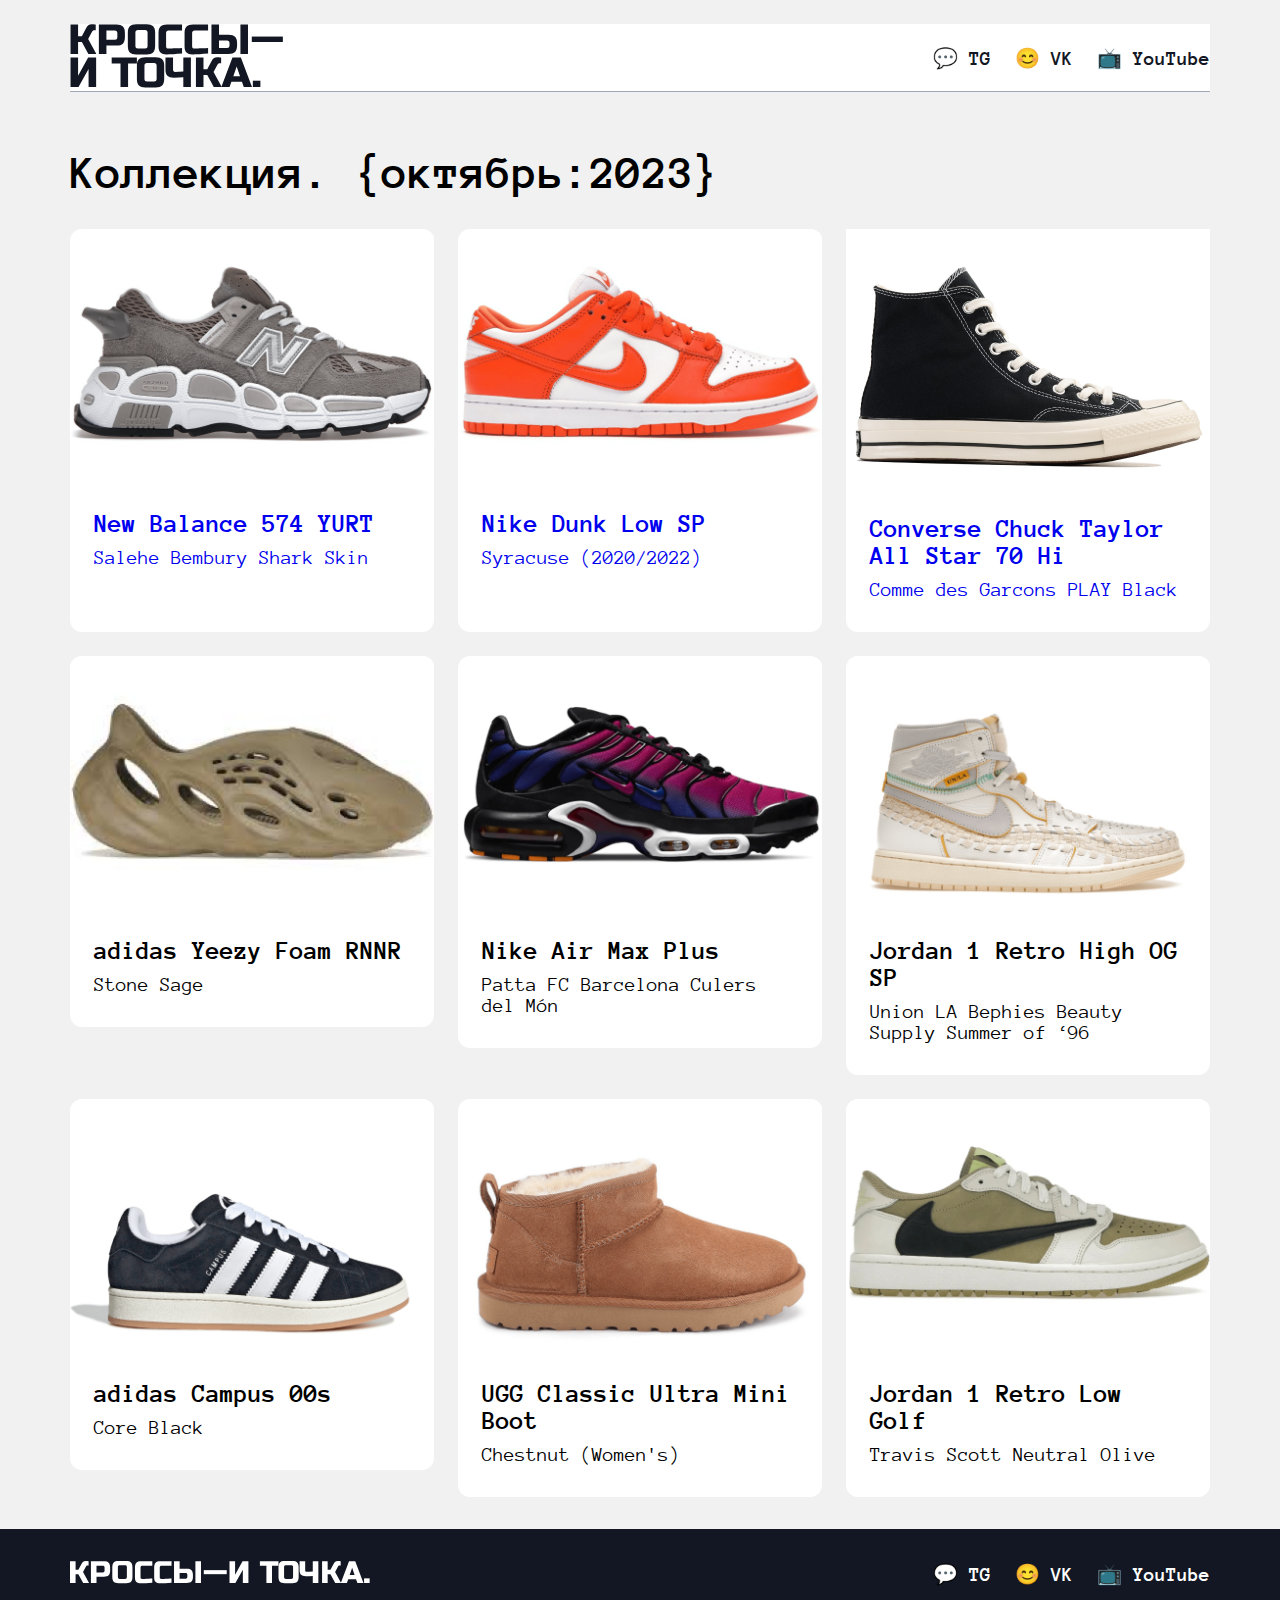
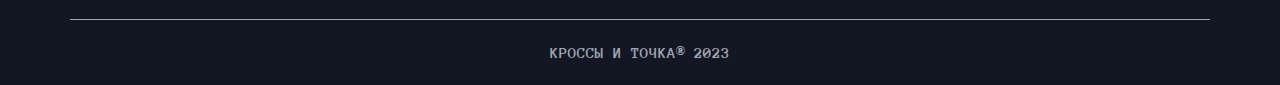
<file: index.html>
<!DOCTYPE html>
<html lang="en">

<head>
  <meta charset="UTF-8" />
  <meta name="viewport" content="width=device-width, initial-scale=1.0" />
  <title>Кроссы и точка</title>
  <link href="./style.css" rel="stylesheet" />
</head>

<body>
  <main>
    <header class="header-container">

      <a href="/" class="logo-link">
        <img alt="Кроссы и точка" src="./images/logo.svg" />
      </a>
      <nav>
        <ul class="nav-list">
          <li class="nav-item">
            <a href="/" class="nav-link">💬 TG</a>
          </li>
          <li class="nav-item">
            <a href="/" class="nav-link">😊 VK</a>
          </li>
          <li class="nav-item">
            <a href="/" class="nav-link">📺 YouTube</a>
          </li>
        </ul>
      </nav>

    </header>

    <div class="content">
      <h1>Коллекция. {октябрь:2023}</h1>
      <div class="sneakers">
        <a href="./sneaker1.html">
          <div class="sneaker">

            <img alt="New Balance 574 YURT" src="./images/6.png" class="sneaker-image" />
            <div class="sneaker-info">
              <h3>New Balance 574 YURT</h3>
              <p>Salehe Bembury Shark Skin</p>
            </div>

          </div>
        </a>
        <a href="./sneaker2.html">
          <div class="sneaker">
            <img alt="Nike Dunk Low SP" src="./images/7.png" class="sneaker-image" />
            <div class="sneaker-info">
              <h3>Nike Dunk Low SP</h3>
              <p>Syracuse (2020/2022)</p>
            </div>
          </div>
        </a>
        <a href="./sneaker3.html">
          <div class="sneaker">
            <img alt="Converse Chuck Taylor All Star 70 Hi" src="./images/4.png" class="sneaker-image" />
            <div class="sneaker-info">
              <h3>Converse Chuck Taylor All Star 70 Hi</h3>
              <p>Comme des Garcons PLAY Black</p>
            </div>
          </div>
        </a>
        <div class="sneaker">
          <img alt="adidas Yeezy Foam RNNR" src="./images/9.png" class="sneaker-image" />
          <div class="sneaker-info">
            <h3>adidas Yeezy Foam RNNR</h3>
            <p>Stone Sage</p>
          </div>
        </div>
        <div class="sneaker">
          <img alt="Nike Air Max Plus" src="./images/1.png" class="sneaker-image" />
          <div class="sneaker-info">
            <h3>Nike Air Max Plus</h3>
            <p>Patta FC Barcelona Culers del Món</p>
          </div>
        </div>
        <div class="sneaker">
          <img alt="Jordan 1 Retro High OG SP" src="./images/2.png" class="sneaker-image" />
          <div class="sneaker-info">
            <h3>Jordan 1 Retro High OG SP</h3>
            <p>Union LA Bephies Beauty Supply Summer of ‘96</p>
          </div>
        </div>
        <div class="sneaker">
          <img alt="adidas Campus 00s" src="./images/3.png" class="sneaker-image" />
          <div class="sneaker-info">
            <h3>adidas Campus 00s</h3>
            <p>Core Black</p>
          </div>
        </div>

        <div class="sneaker">
          <img alt="UGG Classic Ultra Mini Boot" src="./images/5.png" class="sneaker-image" />
          <div class="sneaker-info">
            <h3>UGG Classic Ultra Mini Boot</h3>
            <p>Chestnut (Women's)</p>
          </div>
        </div>

        <div class="sneaker">
          <img alt="Jordan 1 Retro Low Golf" src="./images/8.png" class="sneaker-image" />
          <div class="sneaker-info">
            <h3>Jordan 1 Retro Low Golf</h3>
            <p>Travis Scott Neutral Olive</p>
          </div>
        </div>
      </div>

    </div>
    </div>

    <footer>
      <div class="footer-content">
        <a class="footer__logo-link" href="/">
          <img alt="Кроссы и точка" src="./images/logo_footer.svg" class="footer__logo-image" />
        </a>
        <nav>
          <ul class="nav-list">
            <li class="nav-item">
              <a href="/" class="nav-link">💬 TG</a>
            </li>
            <li class="nav-item">
              <a href="/" class="nav-link">😊 VK</a>
            </li>
            <li class="nav-item">
              <a href="/" class="nav-link">📺 YouTube</a>
            </li>
          </ul>
        </nav>
      </div>
      <div class="copyright">
        <p class="copyright-text">КРОССЫ И ТОЧКА® 2023</p>
      </div>
    </footer>
  </main>
</body>

</html>
</file>
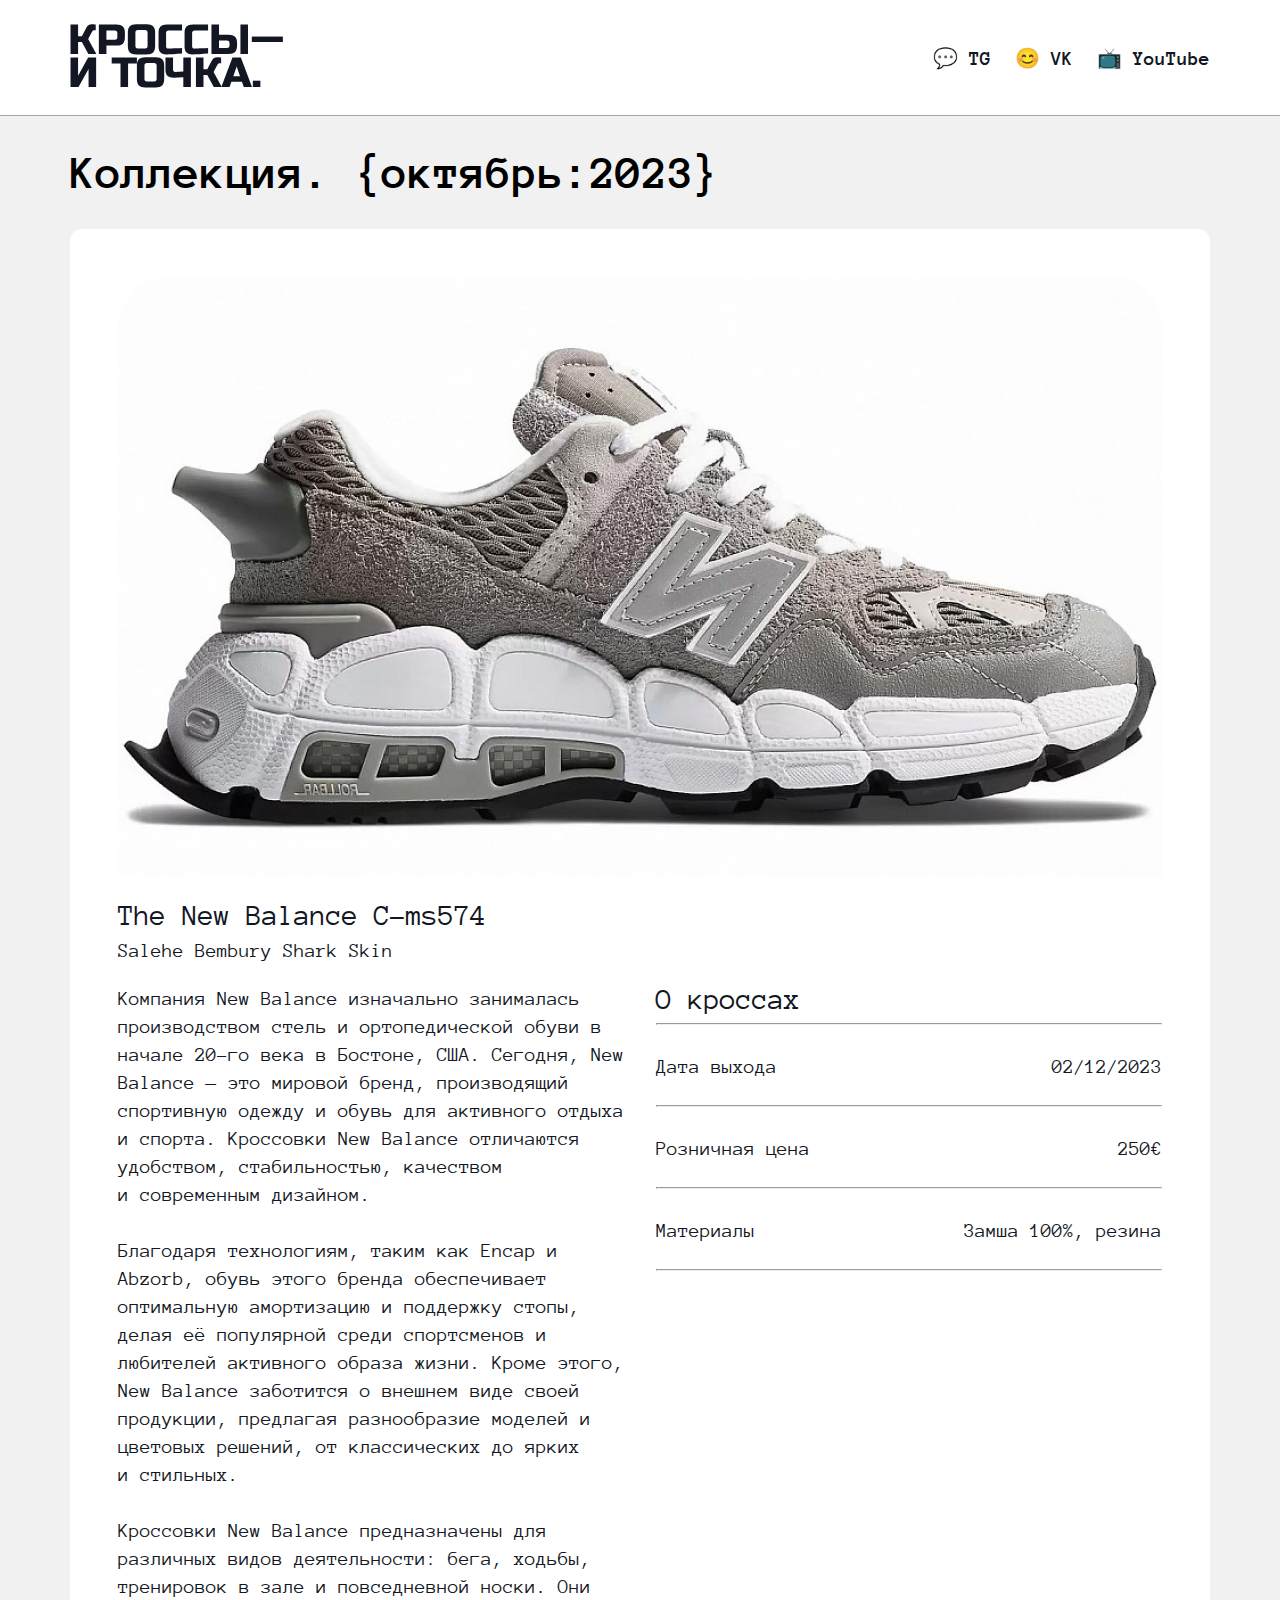
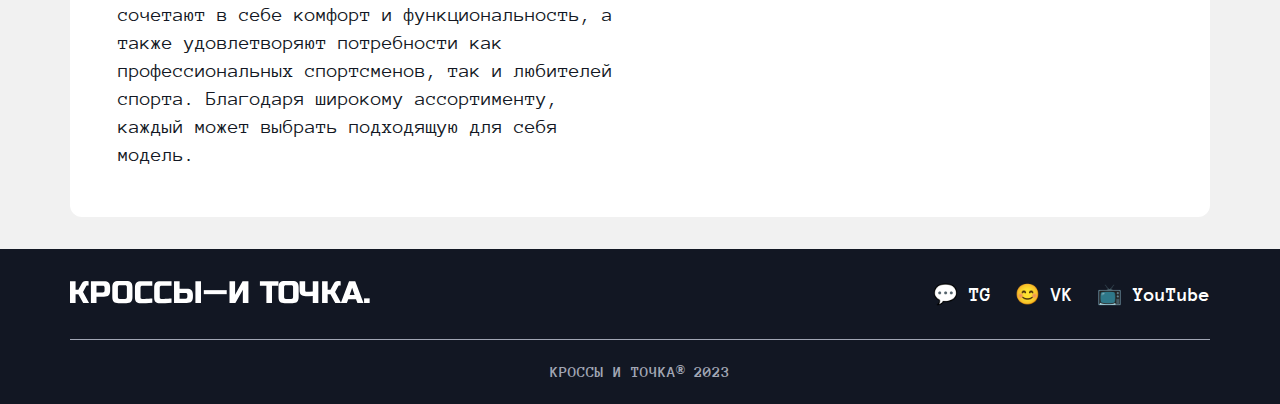
<file: sneaker1.html>
<!DOCTYPE html>
<html lang="en">

<head>
    <meta charset="UTF-8">
    <meta name="viewport" content="width=device-width, initial-scale=1.0">
    <title>Кроссы и точка</title>
    <link href="style1.css" rel="stylesheet" />
</head>

<body>
    <main>
        <header>
            <div class="header-container">
                <a href="/" class="logo-link">
                    <img alt="Кроссы и точка" src="./images/logo.svg" />
                </a>
                <nav>
                    <ul class="nav-list">
                        <li class="nav-item">
                            <a href="/" class="nav-link">💬 TG</a>
                        </li>
                        <li class="nav-item">
                            <a href="/" class="nav-link">😊 VK</a>
                        </li>
                        <li class="nav-item">
                            <a href="/" class="nav-link">📺 YouTube</a>
                        </li>
                    </ul>
                </nav>
            </div>
        </header>

        <div class="content">
            <h1>Коллекция. {октябрь:2023}</h1>
            <div class="sneakers">
                <div class="sneaker">
                    <img alt="The New Balance C-ms574" src="./images/new balance.png" class="sneaker-image" />
                    <div class="sneaker-info">
                        <h3>The New Balance C-ms574</h3>
                        <p>Salehe Bembury Shark Skin</p>
                    </div>
                    <div class="sneaker__text">
                        <p class="sneakers__topography">
                            Компания New Balance изначально занималась производством стель и ортопедической обуви в
                            начале
                            20-го века в Бостоне, США. Сегодня, New Balance — это мировой бренд, производящий спортивную
                            одежду
                            и обувь для активного отдыха и спорта. Кроссовки New Balance отличаются удобством,
                            стабильностью,
                            качеством и современным дизайном.<br><br>

                            Благодаря технологиям, таким как Encap и Abzorb, обувь этого бренда обеспечивает оптимальную
                            амортизацию
                            и поддержку стопы, делая её популярной среди спортсменов и любителей активного образа жизни.
                            Кроме
                            этого, New Balance заботится о внешнем виде своей продукции, предлагая разнообразие моделей
                            и цветовых
                            решений, от классических до ярких и стильных.<br><br>

                            Кроссовки New Balance предназначены для различных видов деятельности: бега, ходьбы,
                            тренировок в зале
                            и повседневной носки. Они сочетают в себе комфорт и функциональность, а также удовлетворяют
                            потребности
                            как профессиональных спортсменов, так и любителей спорта. Благодаря широкому ассортименту,
                            каждый может
                            выбрать подходящую для себя модель.
                        </p>
                        <div class="sneaker__about">
                            <div class="sneaker_about-title">
                                <h3>О кроссах</h3>
                                <hr>
                            </div>
                            <div class="sneaker__about-title">
                                <div class="sneaker__about-info">
                                    <p>Дата выхода</p>
                                    <p>02/12/2023</p>
                                </div>
                                <hr>
                            </div>

                            <div class="sneaker__about-title">
                                <div class="sneaker__about-info">
                                    <p>Розничная цена</p>
                                    <p>250€</p>
                                </div>
                                <hr>
                            </div>

                            <div class="sneaker__about-title">
                                <div class="sneaker__about-info">
                                    <p>Материалы</p>
                                    <p>Замша 100%, резина</p>
                                </div>
                                <hr>
                            </div>


                        </div>
                    </div>
                </div>
            </div>
        </div>
        </div>

        </div>
        <footer>
            <div class="footer-content">
                <a class="footer__logo-link" href="/">
                    <img alt="Кроссы и точка" src="./images/logo_footer.svg" class="footer__logo-image" />
                </a>
                <nav>
                    <ul class="nav-list">
                        <li class="nav-item">
                            <a href="/" class="nav-link">💬 TG</a>
                        </li>
                        <li class="nav-item">
                            <a href="/" class="nav-link">😊 VK</a>
                        </li>
                        <li class="nav-item">
                            <a href="/" class="nav-link">📺 YouTube</a>
                        </li>
                    </ul>
                </nav>
            </div>
            <div class="copyright">
                <p class="copyright-text">КРОССЫ И ТОЧКА® 2023</p>
            </div>
        </footer>
    </main>
</body>

</html>
</file>
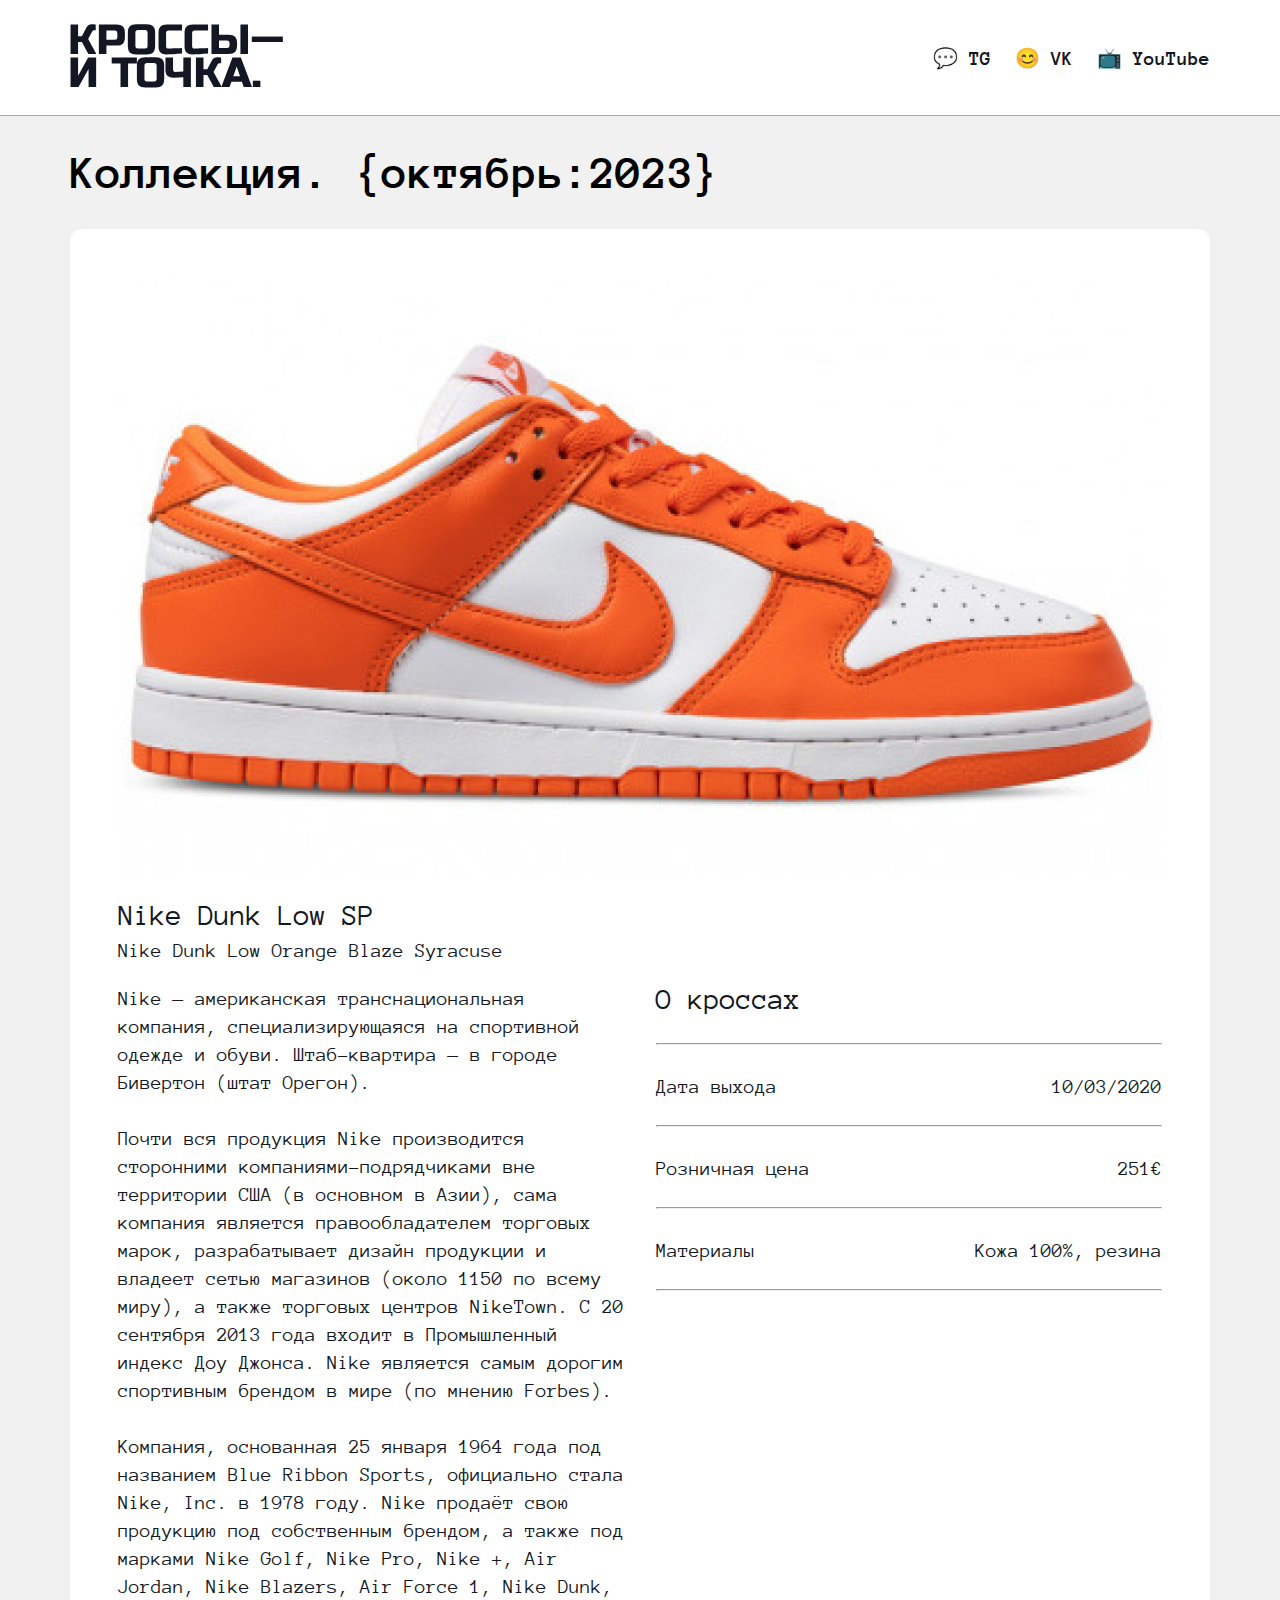
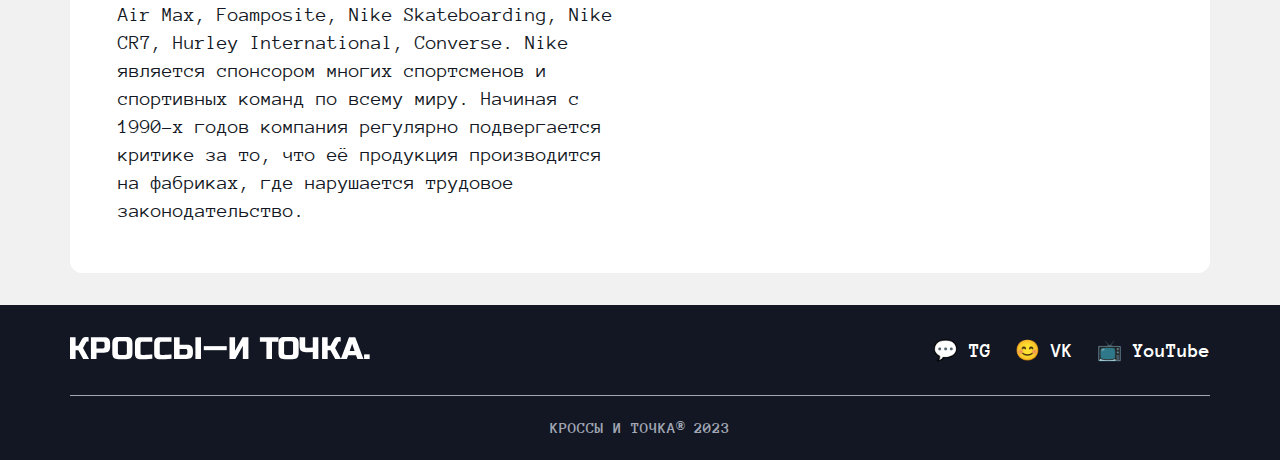
<file: sneaker2.html>
<!DOCTYPE html>
<html lang="en">

<head>
    <meta charset="UTF-8">
    <meta name="viewport" content="width=device-width, initial-scale=1.0">
    <title>Кроссы и точка</title>
    <link href="style1.css" rel="stylesheet" />
</head>

<body>
    <main>
        <header>
            <div class="header-container">
                <a href="/" class="logo-link">
                    <img alt="Кроссы и точка" src="./images/logo.svg" />
                </a>
                <nav>
                    <ul class="nav-list">
                        <li class="nav-item">
                            <a href="/" class="nav-link">💬 TG</a>
                        </li>
                        <li class="nav-item">
                            <a href="/" class="nav-link">😊 VK</a>
                        </li>
                        <li class="nav-item">
                            <a href="/" class="nav-link">📺 YouTube</a>
                        </li>
                    </ul>
                </nav>
            </div>
        </header>

        <div class="content">
            <h1>Коллекция. {октябрь:2023}</h1>
            <div class="sneakers">
                <div class="sneaker">
                    <img alt="Nike Dunk Low SP" src="./images/nike.png" class="sneaker-image" />
                    <div class="sneaker-info">
                        <h3>Nike Dunk Low SP</h3>
                        <p>Nike Dunk Low Orange Blaze Syracuse</p>
                    </div>
                    <div class="sneaker__text">
                        <p class="sneakers__topography">
                            Nike — американская транснациональная компания, специализирующаяся на спортивной одежде и
                            обуви. Штаб-квартира — в городе Бивертон (штат Орегон). <br><br>

                            Почти вся продукция Nike производится сторонними компаниями-подрядчиками вне территории США
                            (в основном в Азии), сама компания является правообладателем торговых марок, разрабатывает
                            дизайн продукции и владеет сетью магазинов (около 1150 по всему миру), а также торговых
                            центров NikeTown. С 20 сентября 2013 года входит в Промышленный индекс Доу Джонса. Nike
                            является самым дорогим спортивным брендом в мире (по мнению Forbes).<br><br>

                            Компания, основанная 25 января 1964 года под названием Blue Ribbon Sports, официально стала
                            Nike, Inc. в 1978 году. Nike продаёт свою продукцию под собственным брендом, а также под
                            марками Nike Golf, Nike Pro, Nike +, Air Jordan, Nike Blazers, Air Force 1, Nike Dunk, Air
                            Max, Foamposite, Nike Skateboarding, Nike CR7, Hurley International, Converse. Nike является
                            спонсором многих спортсменов и спортивных команд по всему миру. Начиная с 1990-х годов
                            компания регулярно подвергается критике за то, что её продукция производится на фабриках,
                            где нарушается трудовое законодательство.
                        </p>
                        <div class="sneaker__about">
                            <div class="sneaker__about-title">
                                <h3>О кроссах</h3>
                                <hr>
                            </div>
                            <div class="sneaker__about-title">
                                <div class="sneaker__about-info">
                                    <p>Дата выхода</p>
                                    <p>10/03/2020</p>
                                </div>
                                <hr>
                            </div>

                            <div class="sneaker__about-title">
                                <div class="sneaker__about-info">
                                    <p>Розничная цена</p>
                                    <p>251€</p>
                                </div>
                                <hr>
                            </div>

                            <div class="sneaker__about-title">
                                <div class="sneaker__about-info">
                                    <p>Материалы</p>
                                    <p>Кожа 100%, резина</p>
                                </div>
                                <hr>
                            </div>


                        </div>
                    </div>
                </div>
            </div>
        </div>
        </div>

        </div>
        <footer>
            <div class="footer-content">
                <a class="footer__logo-link" href="/">
                    <img alt="Кроссы и точка" src="./images/logo_footer.svg" class="footer__logo-image" />
                </a>
                <nav>
                    <ul class="nav-list">
                        <li class="nav-item">
                            <a href="/" class="nav-link">💬 TG</a>
                        </li>
                        <li class="nav-item">
                            <a href="/" class="nav-link">😊 VK</a>
                        </li>
                        <li class="nav-item">
                            <a href="/" class="nav-link">📺 YouTube</a>
                        </li>
                    </ul>
                </nav>
            </div>
            <div class="copyright">
                <p class="copyright-text">КРОССЫ И ТОЧКА® 2023</p>
            </div>
        </footer>
    </main>
</body>

</html>
</file>
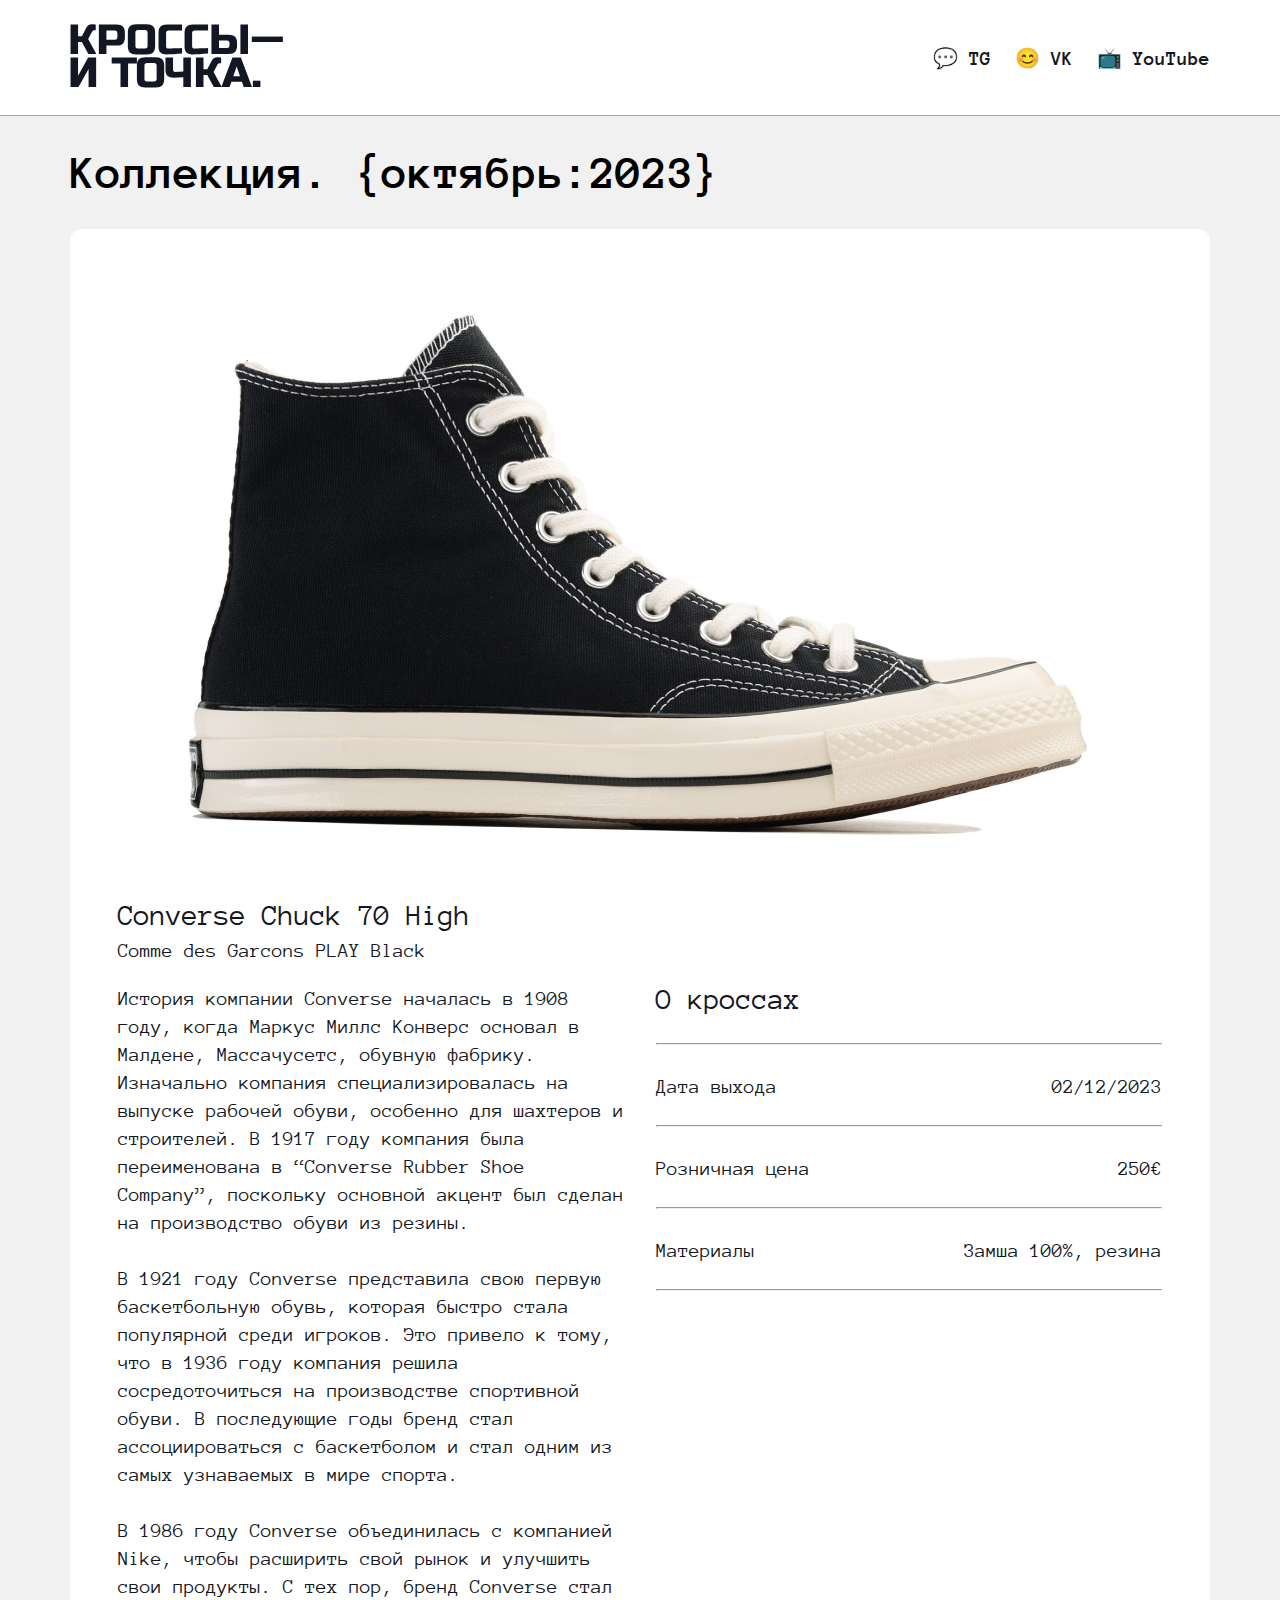
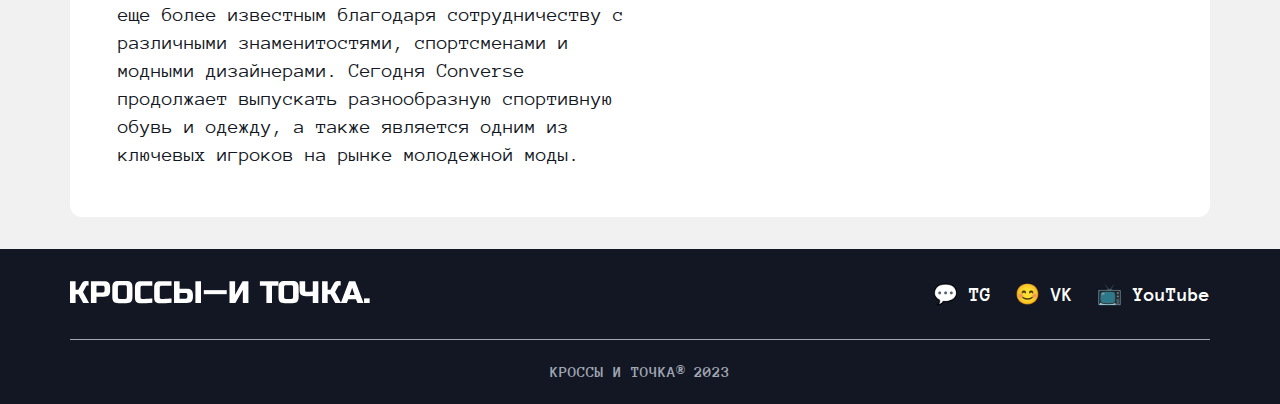
<file: sneaker3.html>
<!DOCTYPE html>
<html lang="en">

<head>
    <meta charset="UTF-8">
    <meta name="viewport" content="width=device-width, initial-scale=1.0">
    <title>Кроссы и точка</title>
    <link href="style1.css" rel="stylesheet" />
</head>

<body>
    <main>
        <header>
            <div class="header-container">
                <a href="/" class="logo-link">
                    <img alt="Кроссы и точка" src="./images/logo.svg" />
                </a>
                <nav>
                    <ul class="nav-list">
                        <li class="nav-item">
                            <a href="/" class="nav-link">💬 TG</a>
                        </li>
                        <li class="nav-item">
                            <a href="/" class="nav-link">😊 VK</a>
                        </li>
                        <li class="nav-item">
                            <a href="/" class="nav-link">📺 YouTube</a>
                        </li>
                    </ul>
                </nav>
            </div>
        </header>

        <div class="content">
            <h1>Коллекция. {октябрь:2023}</h1>
            <div class="sneakers">
                <div class="sneaker">
                    <img alt="Converse Chuck 70 High" src="./images/converce.png" class="sneaker-image" />
                    <div class="sneaker-info">
                        <h3>Converse Chuck 70 High</h3>
                        <p>Comme des Garcons PLAY Black</p>
                    </div>
                    <div class="sneaker__text">
                        <p class="sneakers__topography">
                            История компании Converse началась в 1908 году, когда Маркус Миллс Конверс основал в
                            Малдене, Массачусетс, обувную фабрику. Изначально компания специализировалась на выпуске
                            рабочей обуви, особенно для шахтеров и строителей. В 1917 году компания была переименована в
                            “Converse Rubber Shoe Company”, поскольку основной акцент был сделан на производство обуви
                            из резины. <br><br>

                            В 1921 году Converse представила свою первую баскетбольную обувь, которая быстро стала
                            популярной среди игроков. Это привело к тому, что в 1936 году компания решила
                            сосредоточиться на производстве спортивной обуви. В последующие годы бренд стал
                            ассоциироваться с баскетболом и стал одним из самых узнаваемых в мире спорта. <br><br>

                            В 1986 году Converse объединилась с компанией Nike, чтобы расширить свой рынок и улучшить
                            свои продукты. С тех пор, бренд Converse стал еще более известным благодаря сотрудничеству с
                            различными знаменитостями, спортсменами и модными дизайнерами. Сегодня Converse продолжает
                            выпускать разнообразную спортивную обувь и одежду, а также является одним из ключевых
                            игроков на рынке молодежной моды.
                        </p>
                        <div class="sneaker__about">
                            <div class="sneaker__about-title">
                                <h3>О кроссах</h3>
                                <hr>
                            </div>
                            <div class="sneaker__about-title">
                                <div class="sneaker__about-info">
                                    <p>Дата выхода</p>
                                    <p>02/12/2023</p>
                                </div>
                                <hr>
                            </div>

                            <div class="sneaker__about-title">
                                <div class="sneaker__about-info">
                                    <p>Розничная цена</p>
                                    <p>250€</p>
                                </div>
                                <hr>
                            </div>

                            <div class="sneaker__about-title">
                                <div class="sneaker__about-info">
                                    <p>Материалы</p>
                                    <p>Замша 100%, резина</p>
                                </div>
                                <hr>
                            </div>


                        </div>
                    </div>
                </div>
            </div>
        </div>
        </div>

        </div>
        <footer>
            <div class="footer-content">
                <a class="footer__logo-link" href="/">
                    <img alt="Кроссы и точка" src="./images/logo_footer.svg" class="footer__logo-image" />
                </a>
                <nav>
                    <ul class="nav-list">
                        <li class="nav-item">
                            <a href="/" class="nav-link">💬 TG</a>
                        </li>
                        <li class="nav-item">
                            <a href="/" class="nav-link">😊 VK</a>
                        </li>
                        <li class="nav-item">
                            <a href="/" class="nav-link">📺 YouTube</a>
                        </li>
                    </ul>
                </nav>
            </div>
            <div class="copyright">
                <p class="copyright-text">КРОССЫ И ТОЧКА® 2023</p>
            </div>
        </footer>
    </main>
</body>

</html>
</file>
<file: style.css>
@font-face {
    font-family: "Anonymous Pro";
    src: url(fonts/AnonymousPro-Regular.ttf);
    font-weight: 400;
    font-style: normal;
    display: swap;
}

@font-face {
    font-family: "Anonymous Pro";
    src: url(fonts/AnonymousPro-Bold.ttf);
    font-weight: 700;
    font-style: normal;
    display: swap;
}

* {
    box-sizing: border-box;
}

body,
h1,
h2,
h3,
p,
ul,
li {
    margin: 0;
}

ul {
    list-style: none;
    padding: 0;
}

a {
    text-decoration: none;
}

body {
    font-family: "Anonymous Pro", sans-serif;
}

main {
    display: flex;
    flex-direction: column;
    align-items: center;
    background: #F1F1F1;
    width: 100%;
}

header {
    display: flex;
    flex-direction: row;
    align-items: center;
    justify-content: center;
    width: 100%;
    border-bottom: 1px solid #A1A6B4;
    background: white;
}

.header-container {
    display: flex;
    justify-content: space-between;
    width: 100%;
    max-width: 1140px;
    margin: 24px 0 24px;
}

.logo-link {
    max-width: 215px;
}

nav {
    display: flex;
}

.nav-list {
    display: flex;
    align-items: center;
    width: 100%;
    gap: 24px;
}

.nav-item {
    display: inline;
}

.nav-link {
    color: #121723;
    font-size: 20px;
    font-weight: 700;
}

.content {
    margin: 32px 0;
    max-width: 1140px;
}

h1 {
    font-size: 48px;
}

.sneakers {
    display: flex;
    flex-wrap: wrap;
    gap: 24px;
    margin: 32px 0 0;
}

.sneaker {
    display: flex;
    flex-direction: column;
    align-items: center;
    max-width: 364px;
    height: 100%;
    border-radius: 12px;
    background: white;
}

.sneaker:hover {
    border-radius: 12px;
    box-shadow: 0px 4px 4px 0px rgba(0, 0, 0, 0.25);
}

.sneaker-image {
    width: 100%;
}

.sneaker-info {
    display: flex;
    flex-direction: column;
    align-items: flex-start;
    gap: 10px;
    width: 100%;
    padding: 32px 24px;
}

h3 {
    font-size: 26px;
}

p {
    font-size: 20px;
}

footer {
    width: 100%;
    display: flex;
    flex-direction: column;
    align-items: center;
    background: #121723;
}

.footer-content {
    display: flex;
    justify-content: space-between;
    width: 100%;
    max-width: 1140px;
    margin: 32px 0;
}

.footer__logo-link {
    max-width: 300px;
    width: 100%;
}

footer .nav-link {
    color: white;
}

.copyright {
    display: flex;
    align-items: center;
    justify-content: center;
    width: 100%;
    max-width: 1140px;
    border-top: 1px solid #A1A6B4;
}

.copyright-text {
    color: #A1A6B4;
    font-size: 16px;
    font-weight: 700;
    margin: 24px 0;
}

@media (width: 375px) {
    .header-container {
        display: flex;
        padding: 24px 16px;
        flex-direction: column;
        margin: 0;
        gap: 24px;
    }

    h1 {
        font-size: 32px;
    }

    .content {
        padding: 0px 16px;
    }

    .sneaker {
        max-width: 343px;
    }

    .sneaker-info {
        gap: 12px;
    }

    .footer-content {
        display: flex;
        padding: 32px 16px 24px;
        flex-direction: column;
        margin: 0;
        gap: 24px;
        align-items: center;
    }
}
</file>
<file: style1.css>
@font-face {
    font-family: "Anonymous Pro";
    src: url(fonts/AnonymousPro-Regular.ttf);
    font-weight: 400;
    font-style: normal;
    display: swap;
}

@font-face {
    font-family: "Anonymous Pro";
    src: url(fonts/AnonymousPro-Bold.ttf);
    font-weight: 700;
    font-style: normal;
    display: swap;
}



* {
    box-sizing: border-box;
}


body,
h1,
h2,
h3,
p,
ul,
li {
    margin: 0;
}

ul {
    list-style: none;
    padding: 0;
}

a {
    text-decoration: none;
}

body {
    font-family: "Anonymous Pro", sans-serif;
}

main {
    display: flex;
    flex-direction: column;
    align-items: center;
    background: #F1F1F1;
}


header {
    display: flex;
    flex-direction: row;
    align-items: center;
    justify-content: center;
    width: 100%;
    border-bottom: 1px solid #A1A6B4;
    background: white;
}

.header-container {
    display: flex;
    justify-content: space-between;
    width: 100%;
    max-width: 1140px;
    margin: 24px 0 24px;
}

.logo-link {
    max-width: 215px;
}

nav {
    display: flex;
}

.nav-list {
    display: flex;
    align-items: center;
    width: 100%;
    gap: 24px;
}

.nav-item {
    display: inline;
}

.nav-link {
    color: #121723;
    font-size: 20px;
    font-weight: 700;
}

.content {
    margin: 32px 0;
    max-width: 1140px;
}

h1 {
    font-size: 48px;
}

.sneakers {
    display: flex;
    flex-wrap: wrap;
    gap: 24px;
    margin: 32px 0 0;
}

.sneaker {
    display: flex;
    flex-direction: row;
    flex-wrap: wrap;
    align-items: center;
    max-width: 1140px;
    height: 100%;
    border-radius: 12px;
    background: white;
    gap: 24px;
    padding: 48px;
}

.sneaker-image {
    width: 100%;
}

.sneaker-info {
    display: flex;
    flex-direction: column;
    align-items: flex-start;
    gap: 10px;
    width: 100%;
    font-family: "Anonymous Pro", sans-serif;
}

.sneakers__topography {
    flex: 1 0 0;
    color: var(--black, #121723);
    font-family: Anonymous Pro;
    font-size: 20px;
    font-style: normal;
    font-weight: 400;
    line-height: 28px;

}

.sneaker__text {
    display: flex;
    justify-content: space-between;
    gap: 32px;
}

.sneaker__about {
    display: flex;
    gap: 24px;
    width: 506px;
    flex-direction: column;

}

.sneaker__about-title {
    display: flex;
    flex-direction: column;
    gap: 20px;
    width: 100%;
}

hr {
    background-color: var(--black, #121723);
    width: 100%;
}

.sneaker__about-info {
    display: flex;
    justify-content: space-between;
}


h3 {
    color: var(--black, #121723);
    font-family: Anonymous Pro;
    font-size: 30px;
    font-style: normal;
    font-weight: 400;
    line-height: 100%;
}


p {
    color: var(--black, #121723);
    font-family: Anonymous Pro;
    font-size: 20px;
    font-style: normal;
    font-weight: 400;
    line-height: 100%;
}

footer {
    width: 100%;
    display: flex;
    flex-direction: column;
    align-items: center;
    background: #121723;
}

.footer-content {
    display: flex;
    justify-content: space-between;
    width: 100%;
    max-width: 1140px;
    margin: 32px 0;
}

.footer__logo-link {
    max-width: 300px;
    width: 100%;
}

footer .nav-link {
    color: white;
}

.copyright {
    display: flex;
    align-items: center;
    justify-content: center;
    width: 100%;
    max-width: 1140px;
    border-top: 1px solid #A1A6B4;
}

.copyright-text {
    color: #A1A6B4;
    font-size: 16px;
    font-weight: 700;
    margin: 24px 0;
}

@media (width: 375px) {
    .header-container {
        display: flex;
        padding: 24px 16px;
        flex-direction: column;
        margin: 0;
        gap: 24px;
    }

    h1 {
        font-size: 32px;
    }

    .content {
        padding: 0px 16px;
    }

    .sneaker {
        max-width: 343px;
    }

    .sneaker-info {
        gap: 12px;
    }

    .footer-content {
        display: flex;
        padding: 32px 16px 24px;
        flex-direction: column;
        margin: 0;
        gap: 24px;
        align-items: center;
    }

    .sneaker {
        padding: 24px;
    }

    .sneaker__text {
        flex-direction: column;
    }

    .sneakers__topography {
        color: var(--black, #121723);
        font-family: Anonymous Pro;
        font-size: 16px;
        font-style: normal;
        font-weight: 400;
        line-height: 24px;
    }

    .sneaker__about {
        width: 295px;
    }
}
</file>
